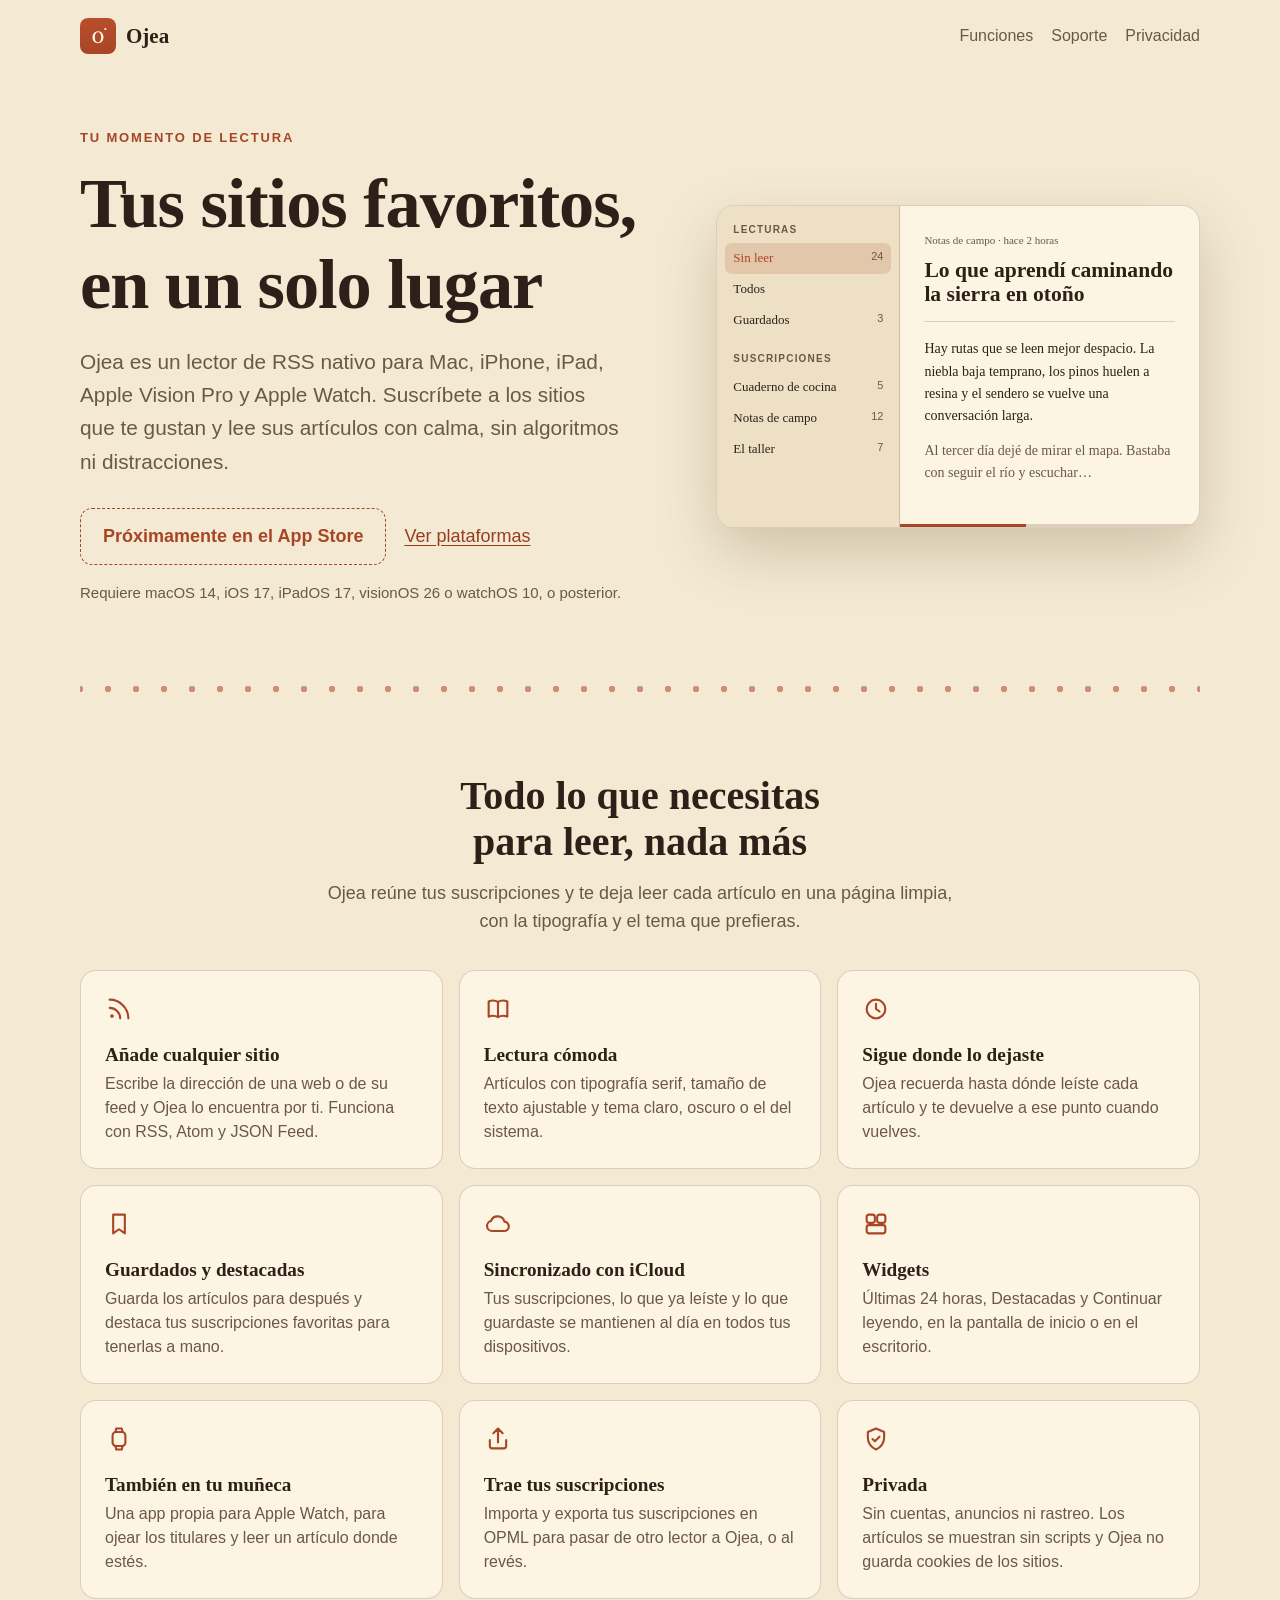
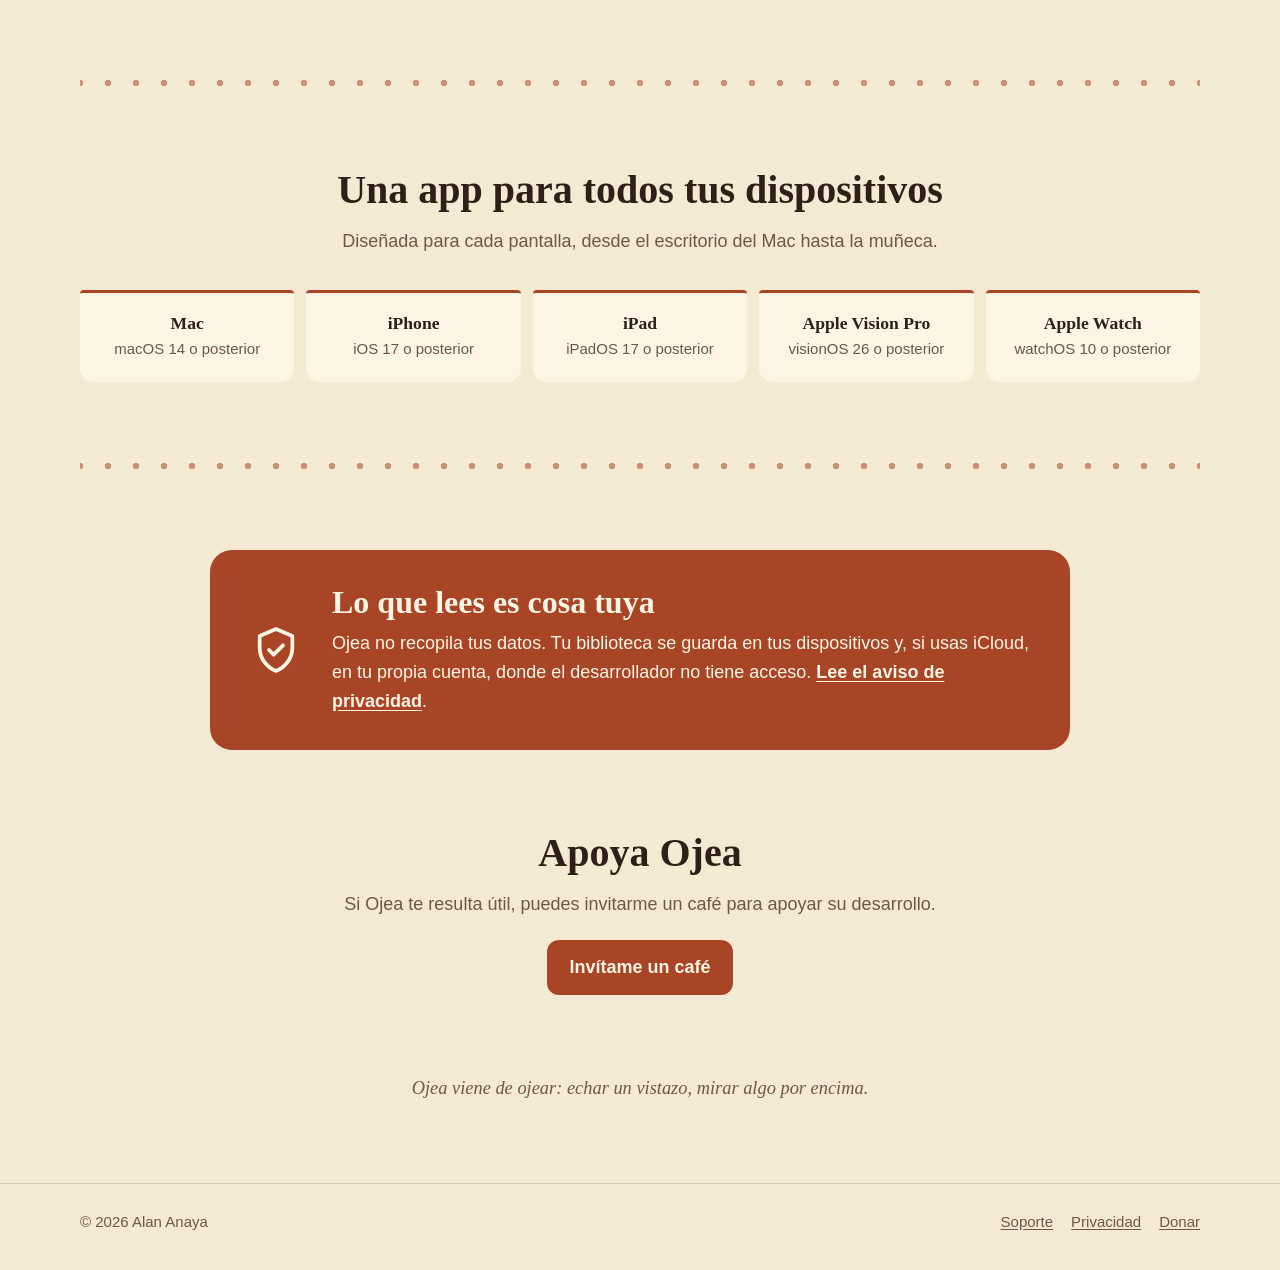
<file: index.html>
<!doctype html>
<html lang="es">
<head>
  <meta charset="utf-8">
  <meta name="viewport" content="width=device-width, initial-scale=1">
  <title>Ojea: lector de RSS para Mac, iPhone, iPad, Vision Pro y Apple Watch</title>
  <meta name="description" content="Ojea es un lector de RSS nativo para los dispositivos de Apple. Sigue tus sitios favoritos y lee sus artículos en un solo lugar, sin cuentas, anuncios ni rastreo.">
  <link rel="canonical" href="https://ojea.alananaya.dev/">
  <meta property="og:title" content="Ojea: lector de RSS para los dispositivos de Apple">
  <meta property="og:description" content="Sigue tus sitios favoritos y lee sus artículos en un solo lugar, sin cuentas, anuncios ni rastreo.">
  <meta property="og:type" content="website">
  <meta property="og:locale" content="es_ES">
  <meta property="og:url" content="https://ojea.alananaya.dev/">
  <meta property="og:image" content="https://ojea.alananaya.dev/assets/img/icon.png">
  <meta name="theme-color" content="#f4ead3" media="(prefers-color-scheme: light)">
  <meta name="theme-color" content="#1b1411" media="(prefers-color-scheme: dark)">
  <link rel="icon" type="image/svg+xml" href="assets/img/icon.svg">
  <link rel="apple-touch-icon" href="assets/img/apple-touch-icon.png">
  <link rel="stylesheet" href="assets/style.css">
</head>
<body>
<a class="skip" href="#main">Ir al contenido</a>
<header class="site-header">
  <div class="wrap">
    <a class="brand" href="./"><img src="assets/img/icon.svg" alt="" width="36" height="36">Ojea</a>
    <nav class="site-nav" aria-label="Ojea">
      <a href="#funciones">Funciones</a>
      <a href="soporte/">Soporte</a>
      <a href="privacidad/">Privacidad</a>
    </nav>
  </div>
</header>
<main id="main">
  <div class="wrap">
    <section class="hero">
      <div>
        <p class="eyebrow">Tu momento de lectura</p>
        <h1>Tus sitios favoritos, en un solo lugar</h1>
        <p class="lede">Ojea es un lector de RSS nativo para Mac, iPhone, iPad, Apple Vision Pro y Apple Watch. Suscríbete a los sitios que te gustan y lee sus artículos con calma, sin algoritmos ni distracciones.</p>
        <div class="actions">
          <span class="button soon">Próximamente en el App Store</span>
          <a href="#plataformas">Ver plataformas</a>
        </div>
        <p class="requires">Requiere macOS 14, iOS 17, iPadOS 17, visionOS 26 o watchOS 10, o posterior.</p>
      </div>
      <div class="reader" aria-hidden="true">
        <div class="reader-list">
          <p>Lecturas</p>
          <ul>
            <li class="on">Sin leer <span>24</span></li>
            <li>Todos</li>
            <li>Guardados <span>3</span></li>
          </ul>
          <p>Suscripciones</p>
          <ul>
            <li>Cuaderno de cocina <span>5</span></li>
            <li>Notas de campo <span>12</span></li>
            <li>El taller <span>7</span></li>
          </ul>
        </div>
        <div class="reader-page">
          <p class="meta">Notas de campo · hace 2 horas</p>
          <h2>Lo que aprendí caminando la sierra en otoño</h2>
          <p>Hay rutas que se leen mejor despacio. La niebla baja temprano, los pinos huelen a resina y el sendero se vuelve una conversación larga.</p>
          <p class="fade">Al tercer día dejé de mirar el mapa. Bastaba con seguir el río y escuchar…</p>
        </div>
        <div class="progress"></div>
      </div>
    </section>

    <div class="dots" aria-hidden="true"></div>

    <section id="funciones">
      <div class="section-head">
        <h2>Todo lo que necesitas para leer, nada más</h2>
        <p>Ojea reúne tus suscripciones y te deja leer cada artículo en una página limpia, con la tipografía y el tema que prefieras.</p>
      </div>
      <ul class="tiles">
        <li>
          <svg viewBox="0 0 24 24" fill="none" stroke="currentColor" stroke-width="1.8" stroke-linecap="round" aria-hidden="true"><circle cx="6" cy="18" r="1.6" fill="currentColor" stroke="none"/><path d="M4 11a9 9 0 0 1 9 9M4 4a16 16 0 0 1 16 16"/></svg>
          <h3>Añade cualquier sitio</h3>
          <p>Escribe la dirección de una web o de su feed y Ojea lo encuentra por ti. Funciona con RSS, Atom y JSON Feed.</p>
        </li>
        <li>
          <svg viewBox="0 0 24 24" fill="none" stroke="currentColor" stroke-width="1.8" stroke-linecap="round" stroke-linejoin="round" aria-hidden="true"><path d="M4 5.5C6.5 4.5 9.5 4.5 12 6v13c-2.5-1.5-5.5-1.5-8-.5zM20 5.5c-2.5-1-5.5-1-8 .5v13c2.5-1.5 5.5-1.5 8-.5z"/></svg>
          <h3>Lectura cómoda</h3>
          <p>Artículos con tipografía serif, tamaño de texto ajustable y tema claro, oscuro o el del sistema.</p>
        </li>
        <li>
          <svg viewBox="0 0 24 24" fill="none" stroke="currentColor" stroke-width="1.8" stroke-linecap="round" stroke-linejoin="round" aria-hidden="true"><circle cx="12" cy="12" r="8"/><path d="M12 7.5V12l3 2"/></svg>
          <h3>Sigue donde lo dejaste</h3>
          <p>Ojea recuerda hasta dónde leíste cada artículo y te devuelve a ese punto cuando vuelves.</p>
        </li>
        <li>
          <svg viewBox="0 0 24 24" fill="none" stroke="currentColor" stroke-width="1.8" stroke-linecap="round" stroke-linejoin="round" aria-hidden="true"><path d="M7 4h10v16l-5-3.5L7 20z"/></svg>
          <h3>Guardados y destacadas</h3>
          <p>Guarda los artículos para después y destaca tus suscripciones favoritas para tenerlas a mano.</p>
        </li>
        <li>
          <svg viewBox="0 0 24 24" fill="none" stroke="currentColor" stroke-width="1.8" stroke-linecap="round" stroke-linejoin="round" aria-hidden="true"><path d="M7 18h10a4 4 0 0 0 .5-8A6 6 0 0 0 6 9.5 4.3 4.3 0 0 0 7 18z"/></svg>
          <h3>Sincronizado con iCloud</h3>
          <p>Tus suscripciones, lo que ya leíste y lo que guardaste se mantienen al día en todos tus dispositivos.</p>
        </li>
        <li>
          <svg viewBox="0 0 24 24" fill="none" stroke="currentColor" stroke-width="1.8" stroke-linejoin="round" aria-hidden="true"><rect x="4" y="4" width="7" height="7" rx="2"/><rect x="13" y="4" width="7" height="7" rx="2"/><rect x="4" y="13" width="16" height="7" rx="2"/></svg>
          <h3>Widgets</h3>
          <p>Últimas 24 horas, Destacadas y Continuar leyendo, en la pantalla de inicio o en el escritorio.</p>
        </li>
        <li>
          <svg viewBox="0 0 24 24" fill="none" stroke="currentColor" stroke-width="1.8" stroke-linecap="round" stroke-linejoin="round" aria-hidden="true"><rect x="6.5" y="6" width="11" height="12" rx="3"/><path d="M9 6l.6-3h4.8l.6 3M9 18l.6 3h4.8l.6-3"/></svg>
          <h3>También en tu muñeca</h3>
          <p>Una app propia para Apple Watch, para ojear los titulares y leer un artículo donde estés.</p>
        </li>
        <li>
          <svg viewBox="0 0 24 24" fill="none" stroke="currentColor" stroke-width="1.8" stroke-linecap="round" stroke-linejoin="round" aria-hidden="true"><path d="M8 7l4-4 4 4M12 3v12M5 13v5a2 2 0 0 0 2 2h10a2 2 0 0 0 2-2v-5"/></svg>
          <h3>Trae tus suscripciones</h3>
          <p>Importa y exporta tus suscripciones en OPML para pasar de otro lector a Ojea, o al revés.</p>
        </li>
        <li>
          <svg viewBox="0 0 24 24" fill="none" stroke="currentColor" stroke-width="1.8" stroke-linecap="round" stroke-linejoin="round" aria-hidden="true"><path d="M12 3l7 3v5c0 4.5-3 8.5-7 10-4-1.5-7-5.5-7-10V6z"/><path d="M9 12l2 2 4-4"/></svg>
          <h3>Privada</h3>
          <p>Sin cuentas, anuncios ni rastreo. Los artículos se muestran sin scripts y Ojea no guarda cookies de los sitios.</p>
        </li>
      </ul>
    </section>

    <div class="dots" aria-hidden="true"></div>

    <section id="plataformas">
      <div class="section-head">
        <h2>Una app para todos tus dispositivos</h2>
        <p>Diseñada para cada pantalla, desde el escritorio del Mac hasta la muñeca.</p>
      </div>
      <ul class="platforms">
        <li><strong>Mac</strong><span>macOS 14 o posterior</span></li>
        <li><strong>iPhone</strong><span>iOS 17 o posterior</span></li>
        <li><strong>iPad</strong><span>iPadOS 17 o posterior</span></li>
        <li><strong>Apple Vision Pro</strong><span>visionOS 26 o posterior</span></li>
        <li><strong>Apple Watch</strong><span>watchOS 10 o posterior</span></li>
      </ul>
    </section>

    <div class="dots" aria-hidden="true"></div>

    <section class="privacy-callout" aria-labelledby="privacidad-titulo">
      <svg viewBox="0 0 24 24" fill="none" stroke="currentColor" stroke-width="1.6" stroke-linecap="round" stroke-linejoin="round" aria-hidden="true"><path d="M12 3l7 3v5c0 4.5-3 8.5-7 10-4-1.5-7-5.5-7-10V6z"/><path d="M9 12l2 2 4-4"/></svg>
      <div>
        <h2 id="privacidad-titulo">Lo que lees es cosa tuya</h2>
        <p>Ojea no recopila tus datos. Tu biblioteca se guarda en tus dispositivos y, si usas iCloud, en tu propia cuenta, donde el desarrollador no tiene acceso. <a href="privacidad/">Lee el aviso de privacidad</a>.</p>
      </div>
    </section>

    <section class="donate" id="apoyo">
      <h2>Apoya Ojea</h2>
      <p>Si Ojea te resulta útil, puedes invitarme un café para apoyar su desarrollo.</p>
      <a class="button" href="https://buymeacoffee.com/k4rmakoma" rel="noopener">Invítame un café</a>
    </section>

    <p class="name-note"><em>Ojea</em> viene de <em>ojear</em>: echar un vistazo, mirar algo por encima.</p>
  </div>
</main>
<footer class="site-footer">
  <div class="wrap">
    <span>© 2026 Alan Anaya</span>
    <nav aria-label="Enlaces">
      <a href="soporte/">Soporte</a>
      <a href="privacidad/">Privacidad</a>
      <a href="https://buymeacoffee.com/k4rmakoma" rel="noopener">Donar</a>
    </nav>
  </div>
</footer>
</body>
</html>
</file>
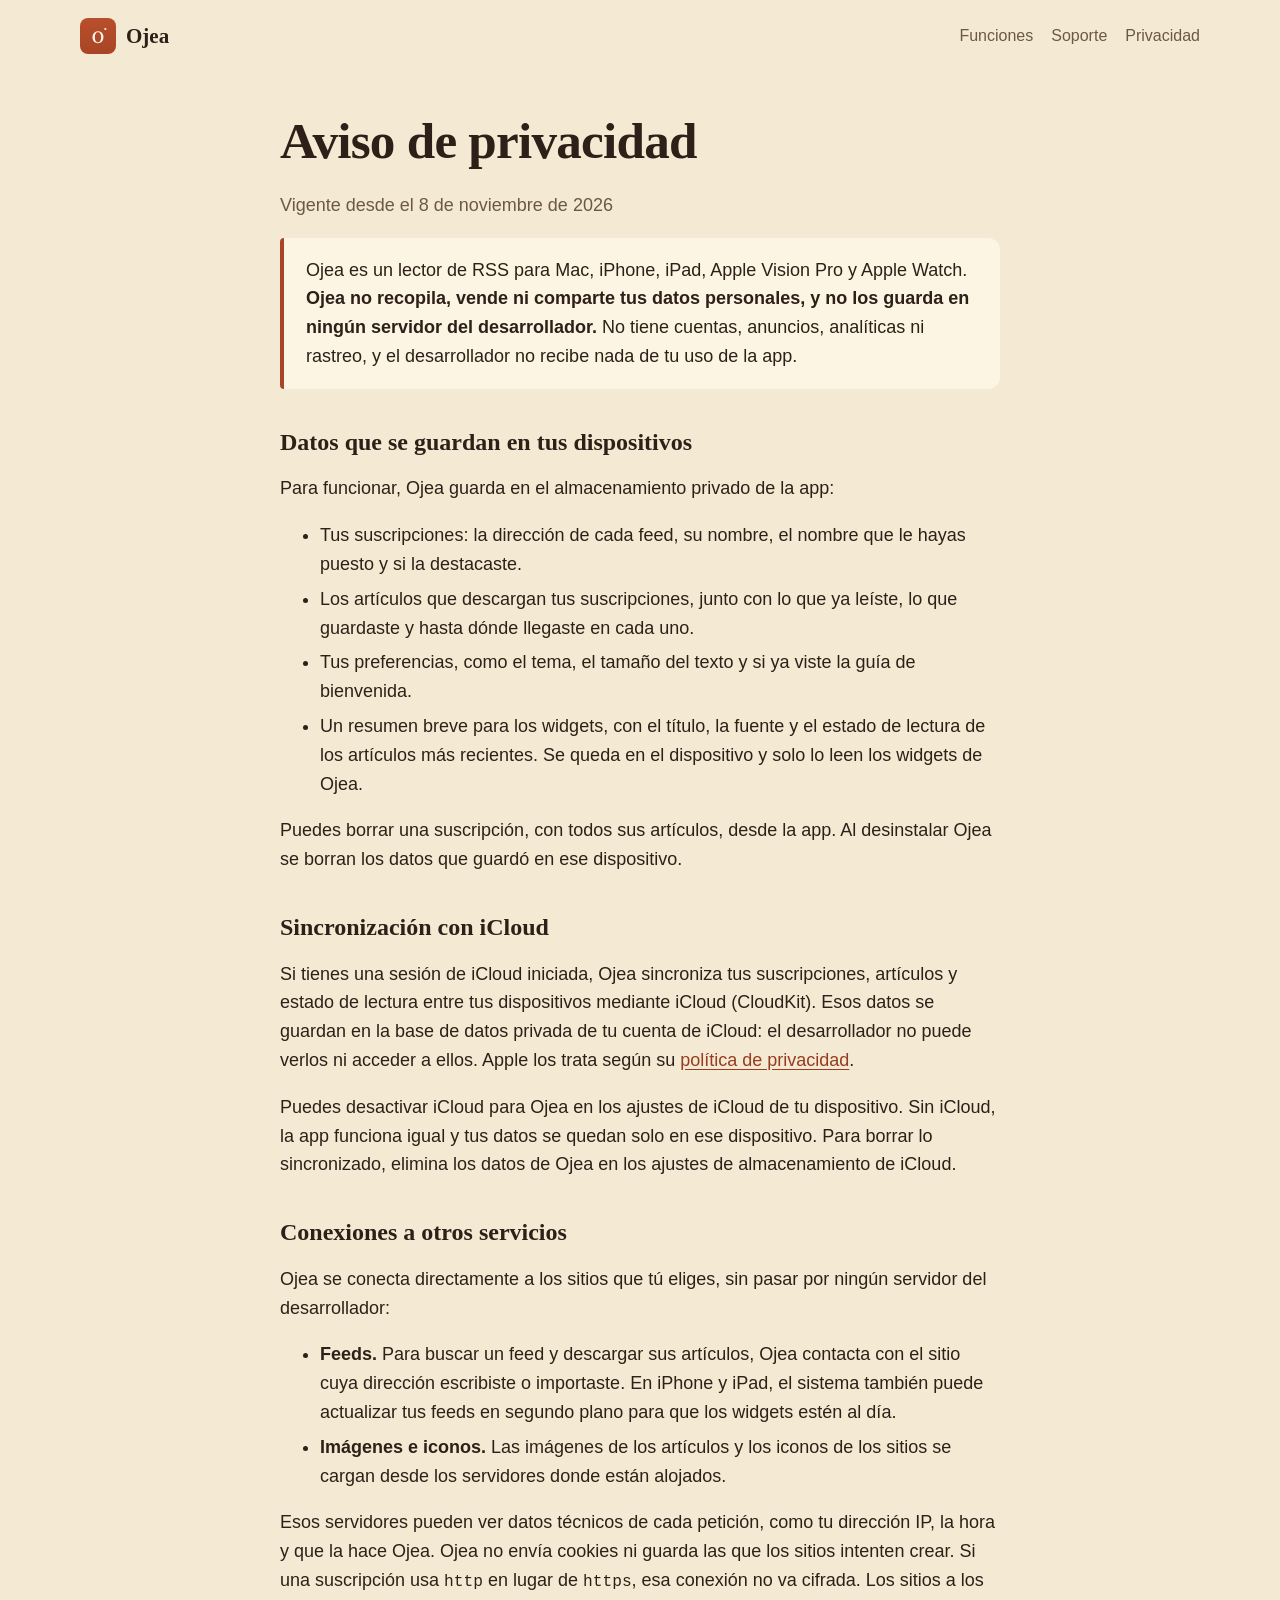
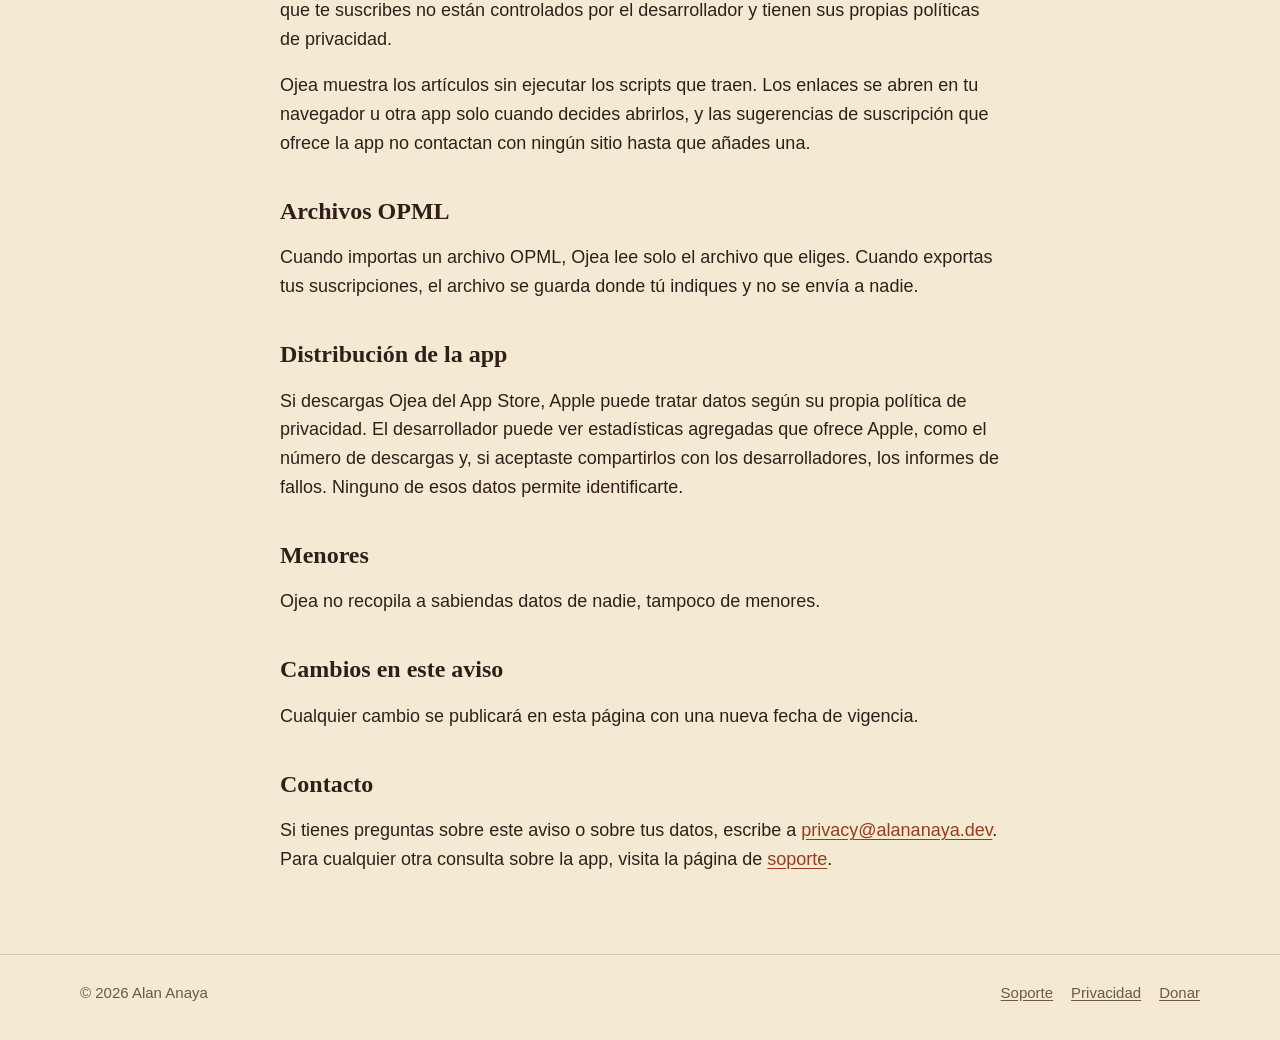
<file: privacidad/index.html>
<!doctype html>
<html lang="es">
<head>
  <meta charset="utf-8">
  <meta name="viewport" content="width=device-width, initial-scale=1">
  <title>Aviso de privacidad · Ojea</title>
  <meta name="description" content="Ojea no recopila tus datos personales. Lee el aviso de privacidad completo.">
  <link rel="canonical" href="https://ojea.alananaya.dev/privacidad/">
  <meta property="og:title" content="Aviso de privacidad · Ojea">
  <meta property="og:description" content="Ojea no recopila tus datos personales. Lee el aviso de privacidad completo.">
  <meta property="og:type" content="website">
  <meta property="og:locale" content="es_ES">
  <meta property="og:url" content="https://ojea.alananaya.dev/privacidad/">
  <meta property="og:image" content="https://ojea.alananaya.dev/assets/img/icon.png">
  <meta name="theme-color" content="#f4ead3" media="(prefers-color-scheme: light)">
  <meta name="theme-color" content="#1b1411" media="(prefers-color-scheme: dark)">
  <link rel="icon" type="image/svg+xml" href="../assets/img/icon.svg">
  <link rel="apple-touch-icon" href="../assets/img/apple-touch-icon.png">
  <link rel="stylesheet" href="../assets/style.css">
</head>
<body>
<a class="skip" href="#main">Ir al contenido</a>
<header class="site-header">
  <div class="wrap">
    <a class="brand" href="../"><img src="../assets/img/icon.svg" alt="" width="36" height="36">Ojea</a>
    <nav class="site-nav" aria-label="Ojea">
      <a href="../#funciones">Funciones</a>
      <a href="../soporte/">Soporte</a>
      <a href="./" aria-current="page">Privacidad</a>
    </nav>
  </div>
</header>
<main id="main" class="prose">
<h1>Aviso de privacidad</h1>
<p class="updated">Vigente desde el 8 de noviembre de 2026</p>
<p class="summary">Ojea es un lector de RSS para Mac, iPhone, iPad, Apple Vision Pro y Apple Watch. <strong>Ojea no recopila, vende ni comparte tus datos personales, y no los guarda en ningún servidor del desarrollador.</strong> No tiene cuentas, anuncios, analíticas ni rastreo, y el desarrollador no recibe nada de tu uso de la app.</p>

<h2>Datos que se guardan en tus dispositivos</h2>
<p>Para funcionar, Ojea guarda en el almacenamiento privado de la app:</p>
<ul>
  <li>Tus suscripciones: la dirección de cada feed, su nombre, el nombre que le hayas puesto y si la destacaste.</li>
  <li>Los artículos que descargan tus suscripciones, junto con lo que ya leíste, lo que guardaste y hasta dónde llegaste en cada uno.</li>
  <li>Tus preferencias, como el tema, el tamaño del texto y si ya viste la guía de bienvenida.</li>
  <li>Un resumen breve para los widgets, con el título, la fuente y el estado de lectura de los artículos más recientes. Se queda en el dispositivo y solo lo leen los widgets de Ojea.</li>
</ul>
<p>Puedes borrar una suscripción, con todos sus artículos, desde la app. Al desinstalar Ojea se borran los datos que guardó en ese dispositivo.</p>

<h2>Sincronización con iCloud</h2>
<p>Si tienes una sesión de iCloud iniciada, Ojea sincroniza tus suscripciones, artículos y estado de lectura entre tus dispositivos mediante iCloud (CloudKit). Esos datos se guardan en la base de datos privada de tu cuenta de iCloud: el desarrollador no puede verlos ni acceder a ellos. Apple los trata según su <a href="https://www.apple.com/es/legal/privacy/">política de privacidad</a>.</p>
<p>Puedes desactivar iCloud para Ojea en los ajustes de iCloud de tu dispositivo. Sin iCloud, la app funciona igual y tus datos se quedan solo en ese dispositivo. Para borrar lo sincronizado, elimina los datos de Ojea en los ajustes de almacenamiento de iCloud.</p>

<h2>Conexiones a otros servicios</h2>
<p>Ojea se conecta directamente a los sitios que tú eliges, sin pasar por ningún servidor del desarrollador:</p>
<ul>
  <li><strong>Feeds.</strong> Para buscar un feed y descargar sus artículos, Ojea contacta con el sitio cuya dirección escribiste o importaste. En iPhone y iPad, el sistema también puede actualizar tus feeds en segundo plano para que los widgets estén al día.</li>
  <li><strong>Imágenes e iconos.</strong> Las imágenes de los artículos y los iconos de los sitios se cargan desde los servidores donde están alojados.</li>
</ul>
<p>Esos servidores pueden ver datos técnicos de cada petición, como tu dirección IP, la hora y que la hace Ojea. Ojea no envía cookies ni guarda las que los sitios intenten crear. Si una suscripción usa <code>http</code> en lugar de <code>https</code>, esa conexión no va cifrada. Los sitios a los que te suscribes no están controlados por el desarrollador y tienen sus propias políticas de privacidad.</p>
<p>Ojea muestra los artículos sin ejecutar los scripts que traen. Los enlaces se abren en tu navegador u otra app solo cuando decides abrirlos, y las sugerencias de suscripción que ofrece la app no contactan con ningún sitio hasta que añades una.</p>

<h2>Archivos OPML</h2>
<p>Cuando importas un archivo OPML, Ojea lee solo el archivo que eliges. Cuando exportas tus suscripciones, el archivo se guarda donde tú indiques y no se envía a nadie.</p>

<h2>Distribución de la app</h2>
<p>Si descargas Ojea del App Store, Apple puede tratar datos según su propia política de privacidad. El desarrollador puede ver estadísticas agregadas que ofrece Apple, como el número de descargas y, si aceptaste compartirlos con los desarrolladores, los informes de fallos. Ninguno de esos datos permite identificarte.</p>

<h2>Menores</h2>
<p>Ojea no recopila a sabiendas datos de nadie, tampoco de menores.</p>

<h2>Cambios en este aviso</h2>
<p>Cualquier cambio se publicará en esta página con una nueva fecha de vigencia.</p>

<h2>Contacto</h2>
<p>Si tienes preguntas sobre este aviso o sobre tus datos, escribe a <a href="mailto:privacy@alananaya.dev">privacy@alananaya.dev</a>. Para cualquier otra consulta sobre la app, visita la página de <a href="../soporte/">soporte</a>.</p>
</main>
<footer class="site-footer">
  <div class="wrap">
    <span>© 2026 Alan Anaya</span>
    <nav aria-label="Enlaces">
      <a href="../soporte/">Soporte</a>
      <a href="./">Privacidad</a>
      <a href="https://buymeacoffee.com/k4rmakoma" rel="noopener">Donar</a>
    </nav>
  </div>
</footer>
</body>
</html>
</file>
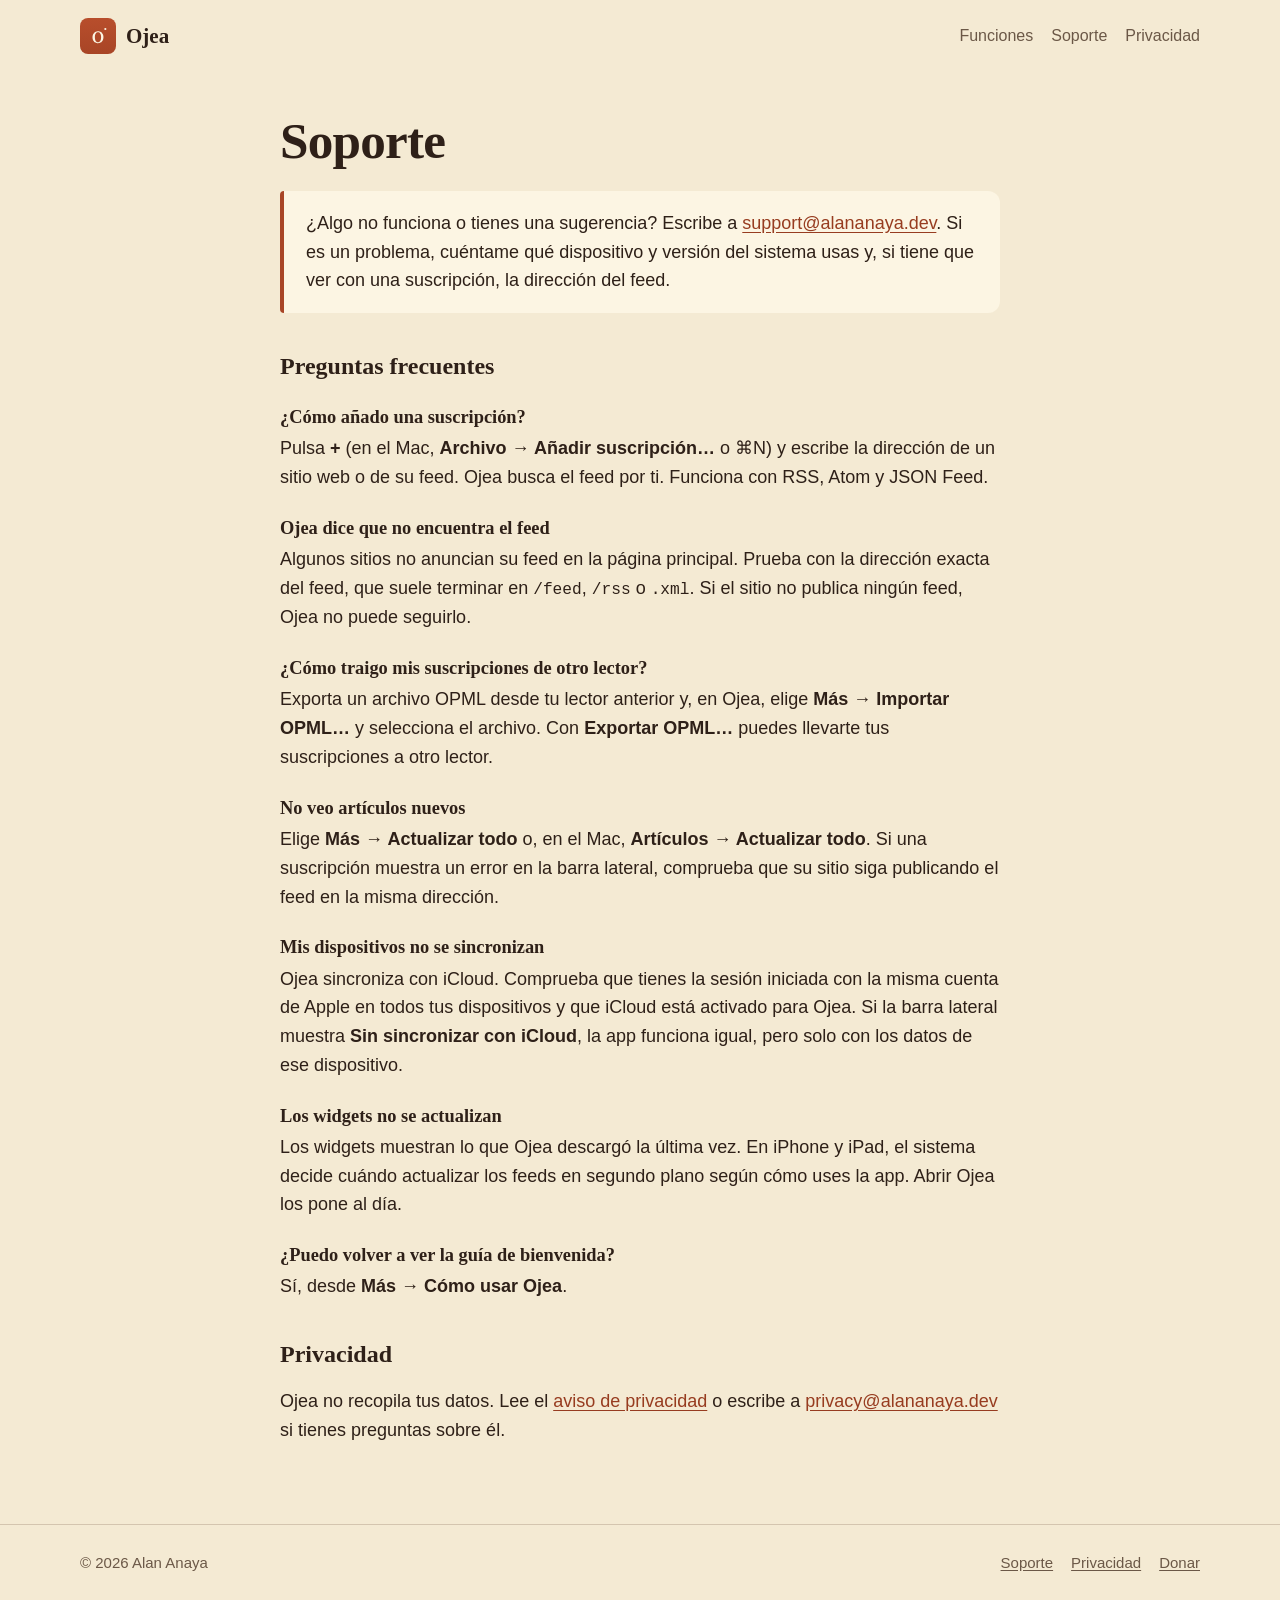
<file: soporte/index.html>
<!doctype html>
<html lang="es">
<head>
  <meta charset="utf-8">
  <meta name="viewport" content="width=device-width, initial-scale=1">
  <title>Soporte · Ojea</title>
  <meta name="description" content="Ayuda con Ojea, el lector de RSS para los dispositivos de Apple, y cómo contactar con soporte.">
  <link rel="canonical" href="https://ojea.alananaya.dev/soporte/">
  <meta property="og:title" content="Soporte · Ojea">
  <meta property="og:description" content="Ayuda con Ojea y cómo contactar con soporte.">
  <meta property="og:type" content="website">
  <meta property="og:locale" content="es_ES">
  <meta property="og:url" content="https://ojea.alananaya.dev/soporte/">
  <meta property="og:image" content="https://ojea.alananaya.dev/assets/img/icon.png">
  <meta name="theme-color" content="#f4ead3" media="(prefers-color-scheme: light)">
  <meta name="theme-color" content="#1b1411" media="(prefers-color-scheme: dark)">
  <link rel="icon" type="image/svg+xml" href="../assets/img/icon.svg">
  <link rel="apple-touch-icon" href="../assets/img/apple-touch-icon.png">
  <link rel="stylesheet" href="../assets/style.css">
</head>
<body>
<a class="skip" href="#main">Ir al contenido</a>
<header class="site-header">
  <div class="wrap">
    <a class="brand" href="../"><img src="../assets/img/icon.svg" alt="" width="36" height="36">Ojea</a>
    <nav class="site-nav" aria-label="Ojea">
      <a href="../#funciones">Funciones</a>
      <a href="./" aria-current="page">Soporte</a>
      <a href="../privacidad/">Privacidad</a>
    </nav>
  </div>
</header>
<main id="main" class="prose">
<h1>Soporte</h1>
<p class="summary">¿Algo no funciona o tienes una sugerencia? Escribe a <a href="mailto:support@alananaya.dev">support@alananaya.dev</a>. Si es un problema, cuéntame qué dispositivo y versión del sistema usas y, si tiene que ver con una suscripción, la dirección del feed.</p>

<h2>Preguntas frecuentes</h2>

<h3>¿Cómo añado una suscripción?</h3>
<p>Pulsa <strong>+</strong> (en el Mac, <strong>Archivo → Añadir suscripción…</strong> o ⌘N) y escribe la dirección de un sitio web o de su feed. Ojea busca el feed por ti. Funciona con RSS, Atom y JSON Feed.</p>

<h3>Ojea dice que no encuentra el feed</h3>
<p>Algunos sitios no anuncian su feed en la página principal. Prueba con la dirección exacta del feed, que suele terminar en <code>/feed</code>, <code>/rss</code> o <code>.xml</code>. Si el sitio no publica ningún feed, Ojea no puede seguirlo.</p>

<h3>¿Cómo traigo mis suscripciones de otro lector?</h3>
<p>Exporta un archivo OPML desde tu lector anterior y, en Ojea, elige <strong>Más → Importar OPML…</strong> y selecciona el archivo. Con <strong>Exportar OPML…</strong> puedes llevarte tus suscripciones a otro lector.</p>

<h3>No veo artículos nuevos</h3>
<p>Elige <strong>Más → Actualizar todo</strong> o, en el Mac, <strong>Artículos → Actualizar todo</strong>. Si una suscripción muestra un error en la barra lateral, comprueba que su sitio siga publicando el feed en la misma dirección.</p>

<h3>Mis dispositivos no se sincronizan</h3>
<p>Ojea sincroniza con iCloud. Comprueba que tienes la sesión iniciada con la misma cuenta de Apple en todos tus dispositivos y que iCloud está activado para Ojea. Si la barra lateral muestra <strong>Sin sincronizar con iCloud</strong>, la app funciona igual, pero solo con los datos de ese dispositivo.</p>

<h3>Los widgets no se actualizan</h3>
<p>Los widgets muestran lo que Ojea descargó la última vez. En iPhone y iPad, el sistema decide cuándo actualizar los feeds en segundo plano según cómo uses la app. Abrir Ojea los pone al día.</p>

<h3>¿Puedo volver a ver la guía de bienvenida?</h3>
<p>Sí, desde <strong>Más → Cómo usar Ojea</strong>.</p>

<h2>Privacidad</h2>
<p>Ojea no recopila tus datos. Lee el <a href="../privacidad/">aviso de privacidad</a> o escribe a <a href="mailto:privacy@alananaya.dev">privacy@alananaya.dev</a> si tienes preguntas sobre él.</p>
</main>
<footer class="site-footer">
  <div class="wrap">
    <span>© 2026 Alan Anaya</span>
    <nav aria-label="Enlaces">
      <a href="./">Soporte</a>
      <a href="../privacidad/">Privacidad</a>
      <a href="https://buymeacoffee.com/k4rmakoma" rel="noopener">Donar</a>
    </nav>
  </div>
</footer>
</body>
</html>
</file>
<file: assets/style.css>
/* Colores del icono y de la app (Shared/Assets.xcassets): terracota sobre papel crema. */
:root {
  color-scheme: light dark;
  --paper: #f4ead3;
  --paper-raised: #fcf5e3;
  --paper-sunk: #ede0c4;
  --ink: #2e2018;
  --ink-soft: #6b5847;
  --line: rgb(84 54 30 / 20%);
  --accent: #a84526;
  --accent-ink: #fcf5e3;
  --link: #973c20;
  --shadow: 0 24px 60px rgb(84 54 30 / 22%);
  --serif: "New York", ui-serif, Georgia, "Times New Roman", serif;
  --sans: -apple-system, BlinkMacSystemFont, "SF Pro Text", "Segoe UI", Helvetica, Arial, sans-serif;
}

@media (prefers-color-scheme: dark) {
  :root {
    --paper: #1b1411;
    --paper-raised: #281e19;
    --paper-sunk: #140f0c;
    --ink: #f3ead8;
    --ink-soft: #b7a794;
    --line: rgb(243 234 216 / 14%);
    --accent: #e58a62;
    --accent-ink: #1b1411;
    --link: #e58a62;
    --shadow: 0 24px 60px rgb(0 0 0 / 50%);
  }
}

* { box-sizing: border-box; }

html { -webkit-text-size-adjust: 100%; }

body {
  margin: 0;
  background: var(--paper);
  color: var(--ink);
  font: 18px/1.6 var(--sans);
}

img { display: block; max-width: 100%; height: auto; }

a { color: var(--link); text-underline-offset: 0.15em; }

:focus-visible { outline: 3px solid var(--accent); outline-offset: 3px; border-radius: 4px; }

.skip {
  position: absolute;
  left: 16px;
  top: -60px;
  padding: 8px 14px;
  background: var(--accent);
  color: var(--accent-ink);
  border-radius: 8px;
}
.skip:focus { top: 12px; }

.wrap { width: min(1120px, 100% - 32px); margin-inline: auto; }

/* Cabecera */
.site-header { padding: 18px 0; }
.site-header .wrap { display: flex; align-items: center; justify-content: space-between; gap: 16px; }
.brand { display: flex; align-items: center; gap: 10px; color: inherit; font: 600 21px var(--serif); text-decoration: none; }
.brand img { width: 36px; height: 36px; }
.site-nav { display: flex; gap: 18px; font-size: 16px; }
.site-nav a { color: var(--ink-soft); text-decoration: none; }
.site-nav a:hover { color: var(--ink); text-decoration: underline; }

/* Portada */
.hero { display: grid; grid-template-columns: 6fr 5fr; align-items: center; gap: 56px; padding: 56px 0 0; }
.eyebrow { margin: 0 0 14px; color: var(--accent); font-size: 13px; font-weight: 700; letter-spacing: 0.14em; text-transform: uppercase; }
h1, h2, h3 { font-family: var(--serif); line-height: 1.15; text-wrap: balance; overflow-wrap: break-word; hyphens: auto; }
h1 { margin: 0 0 20px; font-size: clamp(2.6rem, 6.4vw, 4.4rem); letter-spacing: -0.015em; }
.lede { margin: 0 0 30px; max-width: 34rem; color: var(--ink-soft); font-size: clamp(1.1rem, 2.4vw, 1.3rem); }

.actions { display: flex; flex-wrap: wrap; align-items: center; gap: 12px 18px; }
.button {
  display: inline-block;
  padding: 13px 22px;
  border-radius: 12px;
  background: var(--accent);
  color: var(--accent-ink);
  font-weight: 600;
  text-decoration: none;
}
a.button:hover { filter: brightness(1.1); }
.button.soon { border: 1px dashed var(--accent); background: transparent; color: var(--accent); }
.requires { margin: 16px 0 0; color: var(--ink-soft); font-size: 15px; }

/* Ilustración del lector, hecha con la misma hoja de estilos que usa la app para los artículos */
.reader {
  position: relative;
  display: grid;
  grid-template-columns: 38% 1fr;
  overflow: hidden;
  border: 1px solid var(--line);
  border-radius: 18px;
  background: var(--paper-raised);
  box-shadow: var(--shadow);
  font-family: var(--serif);
  user-select: none;
}
.reader-list { padding: 18px 0; border-right: 1px solid var(--line); background: var(--paper-sunk); font-size: 13px; }
.reader-list p { margin: 0 16px 8px; color: var(--ink-soft); font: 700 10px var(--sans); letter-spacing: 0.12em; text-transform: uppercase; }
.reader-list ul { margin: 0 0 18px; padding: 0 8px; list-style: none; }
.reader-list li { display: flex; justify-content: space-between; gap: 8px; padding: 5px 8px; border-radius: 7px; }
.reader-list li span { color: var(--ink-soft); font-family: var(--sans); font-size: 11px; }
.reader-list li.on { background: rgb(168 69 38 / 16%); color: var(--accent); }
.reader-page { padding: 26px 24px 30px; }
.reader-page .meta { margin: 0 0 8px; color: var(--ink-soft); font-size: 11px; }
.reader-page h2 { hyphens: manual; margin: 0 0 16px; padding-bottom: 14px; border-bottom: 1px solid var(--line); font-size: 1.35rem; }
.reader-page p { margin: 0 0 12px; font-size: 14px; line-height: 1.6; }
.reader-page .fade { color: var(--ink-soft); }
.progress { position: absolute; right: 0; bottom: 0; left: 38%; height: 3px; background: var(--line); }
.progress::before { content: ""; display: block; width: 42%; height: 100%; background: var(--accent); }

/* Separador: la fila de puntos recuerda el punto del icono */
.dots {
  height: 8px;
  margin: 80px auto;
  background: radial-gradient(circle, var(--accent) 3px, transparent 3.5px) center / 28px 8px repeat-x;
  opacity: 0.55;
}

/* Funciones */
.section-head { max-width: 40rem; margin: 0 auto 34px; text-align: center; }
h2 { margin: 0 0 14px; font-size: clamp(1.8rem, 3.6vw, 2.5rem); }
.section-head p { margin: 0; color: var(--ink-soft); }

.tiles { display: grid; grid-template-columns: repeat(3, 1fr); gap: 16px; padding: 0; margin: 0; list-style: none; }
.tiles li { padding: 24px; border: 1px solid var(--line); border-radius: 16px; background: var(--paper-raised); }
.tiles svg { width: 28px; height: 28px; margin-bottom: 12px; color: var(--accent); }
h3 { margin: 0 0 6px; font-size: 1.2rem; }
.tiles p { margin: 0; color: var(--ink-soft); font-size: 16px; line-height: 1.5; }

/* Plataformas */
.platforms { display: grid; grid-template-columns: repeat(5, 1fr); gap: 12px; padding: 0; margin: 0; list-style: none; text-align: center; }
.platforms li { padding: 20px 12px; border-top: 3px solid var(--accent); border-radius: 4px 4px 14px 14px; background: var(--paper-raised); }
.platforms strong { display: block; font: 600 1.1rem var(--serif); }
.platforms span { color: var(--ink-soft); font-size: 15px; }

/* Privacidad */
.privacy-callout {
  display: grid;
  grid-template-columns: auto 1fr;
  gap: 28px;
  align-items: center;
  max-width: 860px;
  margin: 0 auto;
  padding: 34px 38px;
  border-radius: 22px;
  background: var(--accent);
  color: var(--accent-ink);
}
.privacy-callout svg { width: 56px; height: 56px; }
.privacy-callout h2 { margin-bottom: 8px; font-size: clamp(1.5rem, 3vw, 2rem); }
.privacy-callout p { margin: 0; }
.privacy-callout a { color: inherit; font-weight: 600; }

.donate { margin-top: 80px; text-align: center; }
.donate p { max-width: 38rem; margin: 0 auto 22px; color: var(--ink-soft); }

.name-note { margin: 80px auto 0; max-width: 38rem; text-align: center; color: var(--ink-soft); font: italic 1.15rem/1.5 var(--serif); }

/* Pie */
.site-footer { margin-top: 80px; padding: 26px 0 36px; border-top: 1px solid var(--line); color: var(--ink-soft); font-size: 15px; }
.site-footer .wrap { display: flex; flex-wrap: wrap; justify-content: space-between; gap: 10px 24px; }
.site-footer nav { display: flex; flex-wrap: wrap; gap: 8px 18px; }
.site-footer a { color: inherit; }

/* Páginas de texto */
.prose { width: min(720px, 100% - 32px); margin: 40px auto 0; }
.prose h1 { font-size: clamp(2.2rem, 6vw, 3.2rem); }
.prose h2 { margin: 40px 0 8px; font-size: 1.5rem; }
.prose h3 { margin: 26px 0 6px; font-size: 1.15rem; }
.prose h3 + p { margin-top: 0; }
.prose .updated { color: var(--ink-soft); }
.prose .summary { padding: 18px 22px; border-left: 4px solid var(--accent); border-radius: 4px 12px 12px 4px; background: var(--paper-raised); }
.prose li { margin-bottom: 6px; }
.prose code { font-size: 0.9em; }

@media (max-width: 960px) {
  .platforms { grid-template-columns: repeat(3, 1fr); }
}

@media (max-width: 860px) {
  body { font-size: 17px; }
  .hero { grid-template-columns: 1fr; gap: 40px; padding-top: 24px; }
  .dots { margin: 56px auto; }
  .tiles { grid-template-columns: 1fr; }
  .platforms { grid-template-columns: repeat(2, 1fr); }
  .privacy-callout { grid-template-columns: 1fr; gap: 16px; padding: 26px; }
  .donate, .name-note, .site-footer { margin-top: 56px; }
}

@media (max-width: 480px) {
  .reader { grid-template-columns: 1fr; }
  .reader-list { display: none; }
  .progress { left: 0; }
}
</file>
